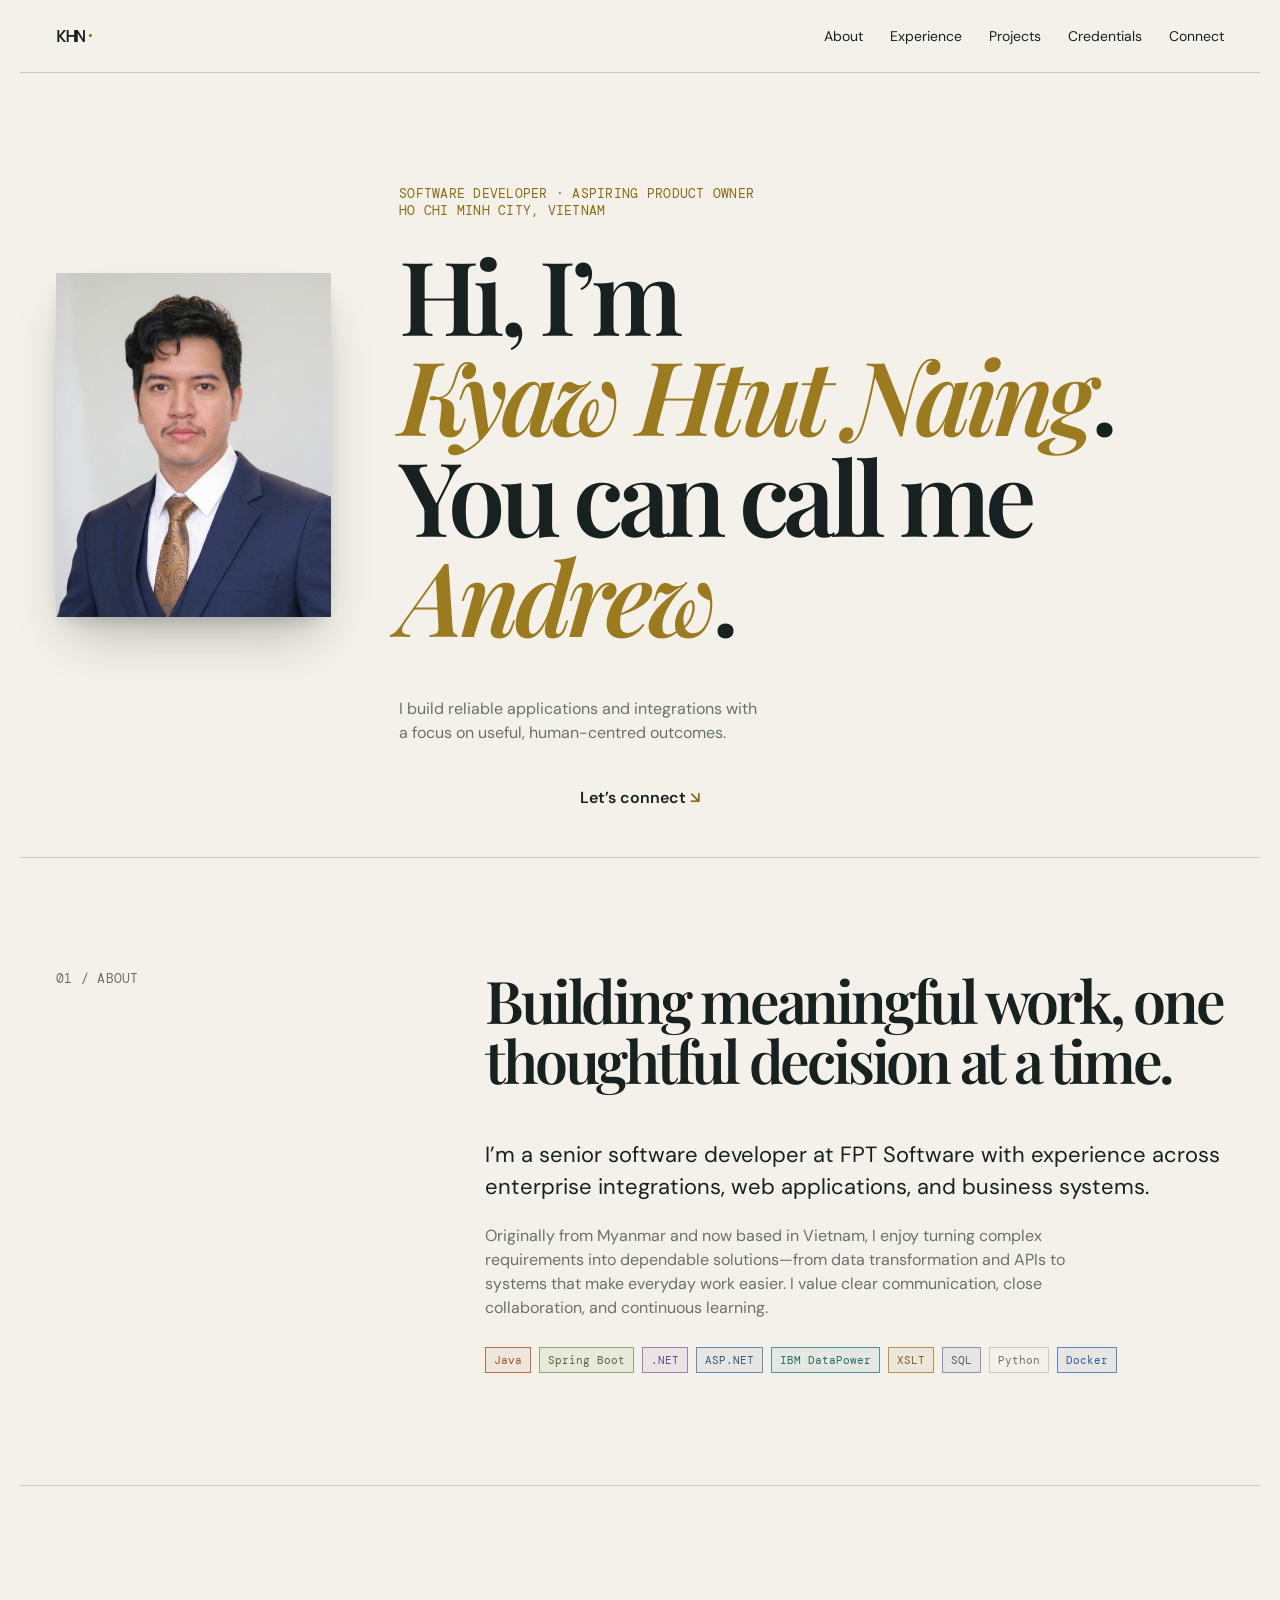
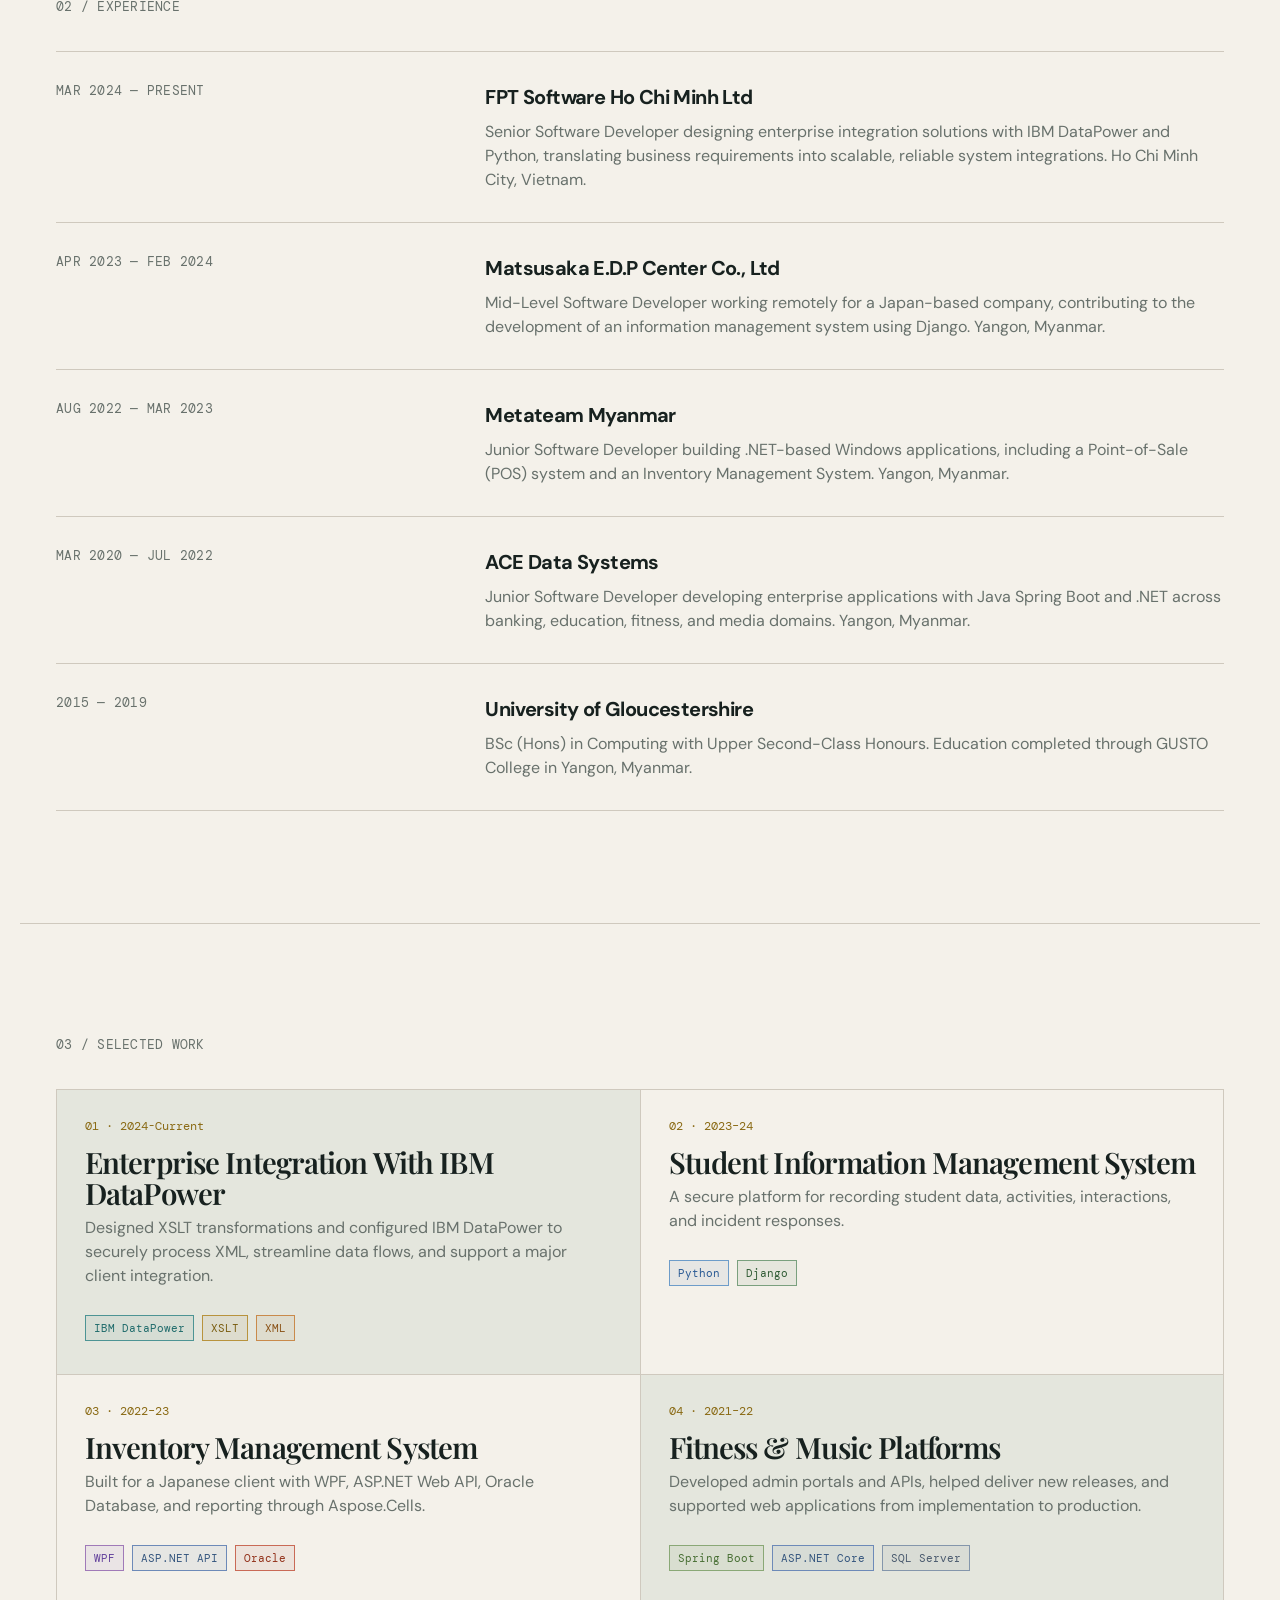
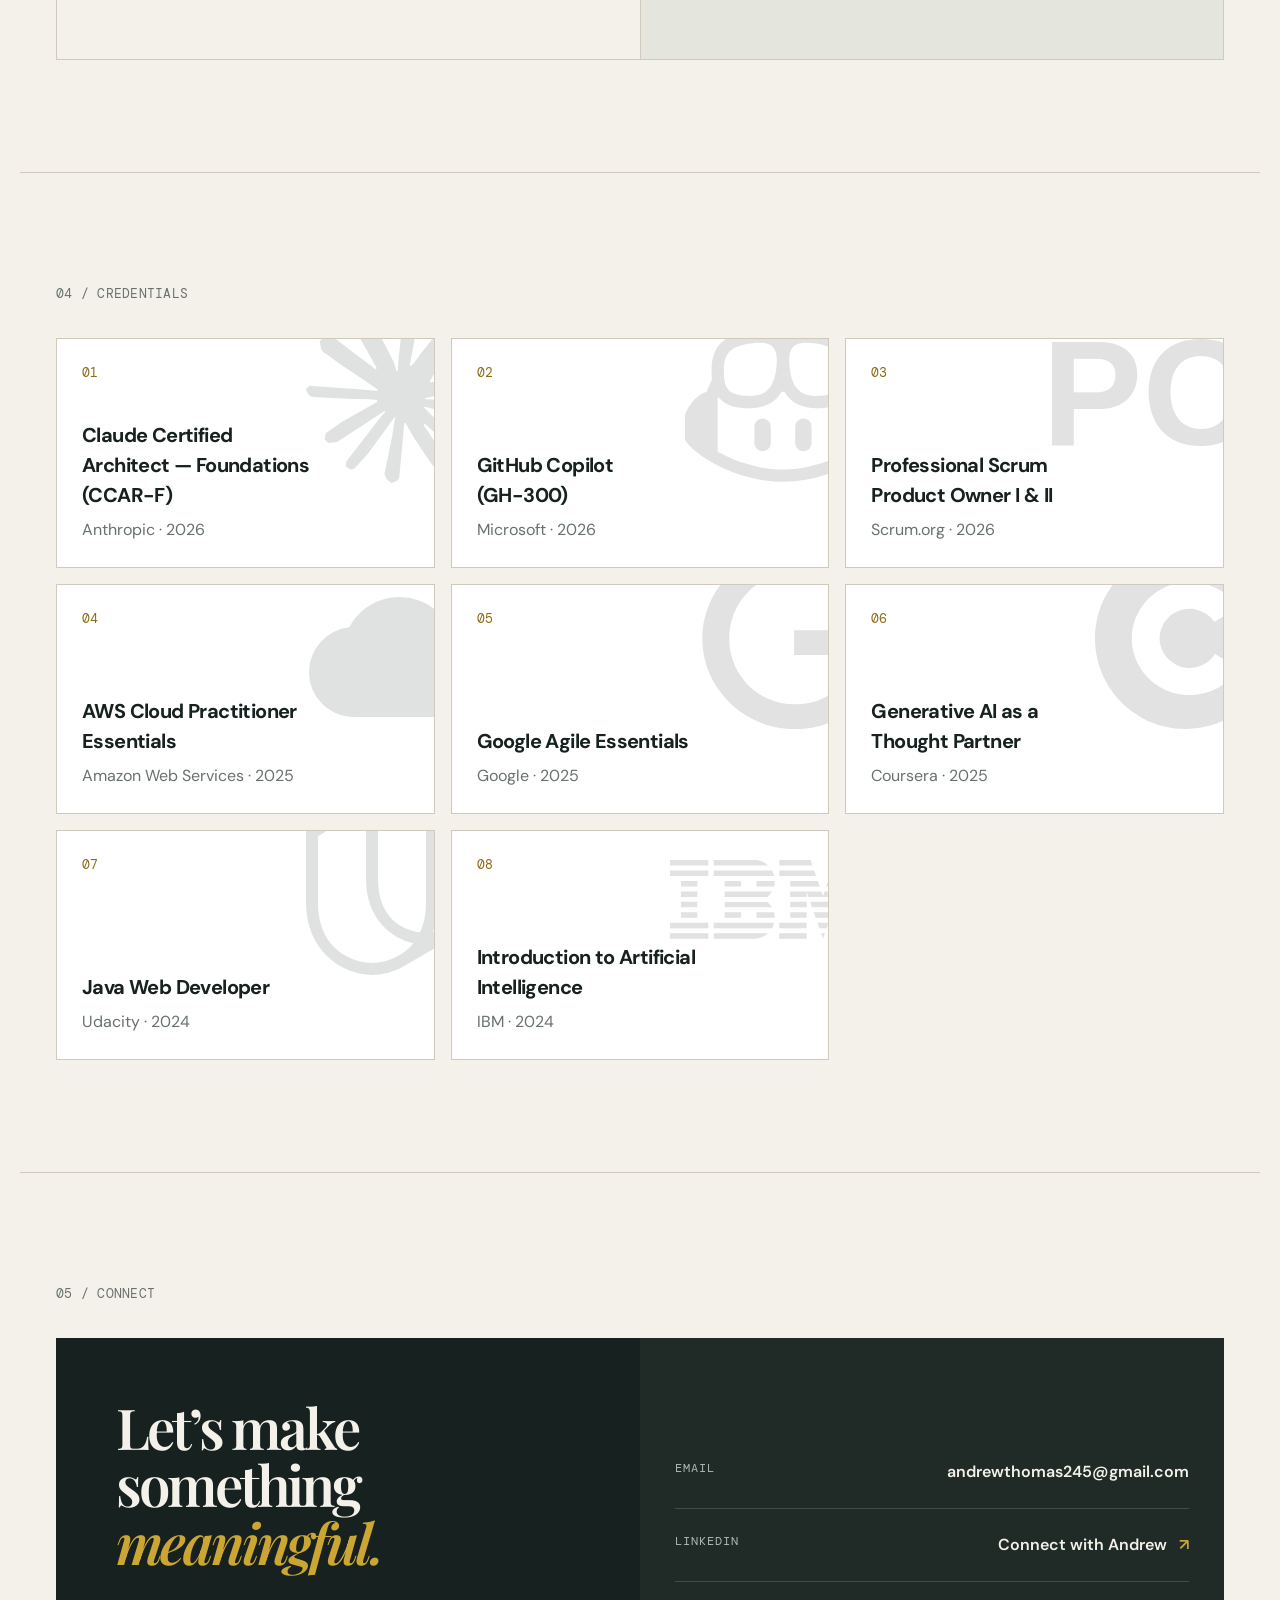
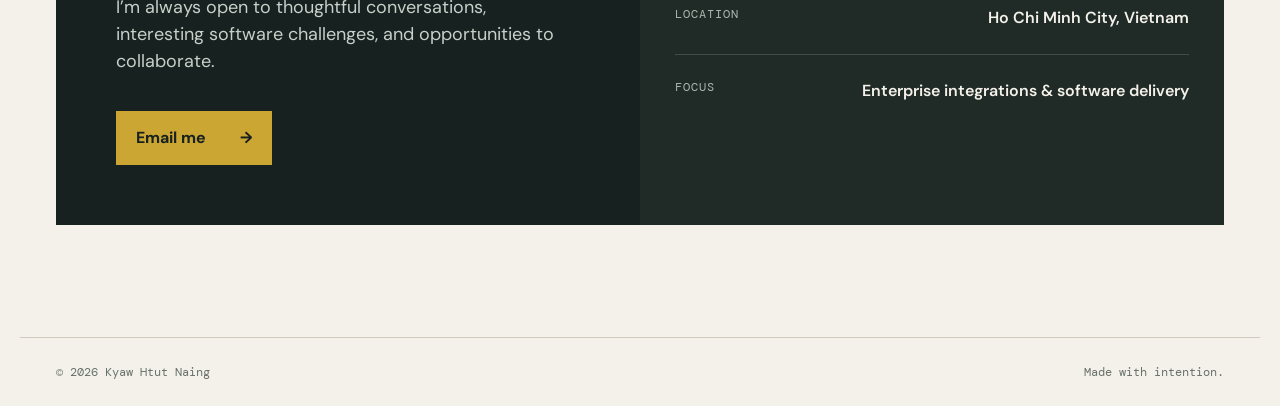
<file: index.html>
<!doctype html>
<html lang="en">
  <head>
    <meta charset="UTF-8" />
    <meta name="viewport" content="width=device-width, initial-scale=1.0" />
    <meta name="description" content="Portfolio of Kyaw Htut Naing (Andrew), a software professional based in Ho Chi Minh City." />
    <title>Kyaw Htut Naing — Portfolio</title>
    <link rel="preconnect" href="https://fonts.googleapis.com" />
    <link rel="preconnect" href="https://fonts.gstatic.com" crossorigin />
    <link href="https://fonts.googleapis.com/css2?family=DM+Mono:wght@400;500&family=DM+Sans:wght@400;500;600;700&family=Playfair+Display:ital,wght@0,600;0,700;1,600&display=swap" rel="stylesheet" />
    <link rel="icon" type="image/svg+xml" href="favicon.svg" />
    <link rel="icon" type="image/png" sizes="32x32" href="favicon-32.png" />
    <link rel="apple-touch-icon" href="apple-touch-icon.png" />
    <link rel="stylesheet" href="styles.css" />
  </head>
  <body>
    <header class="site-header">
      <a class="wordmark" href="#top" aria-label="Home">KHN<span>·</span></a>
      <button class="menu-button" type="button" aria-expanded="false" aria-controls="site-nav">Menu</button>
      <nav id="site-nav" aria-label="Main navigation">
        <a href="#about">About</a>
        <a href="#experience">Experience</a>
        <a href="#projects">Projects</a>
        <a href="#credentials">Credentials</a>
        <a href="#connect">Connect</a>
      </nav>
    </header>

    <main id="top">
      <section class="hero section">
        <div class="hero-grid">
          <figure class="portrait">
            <img src="profile.jpg" alt="Kyaw Htut Naing in a navy suit and tie" />
          </figure>
          <div>
            <p class="eyebrow">Software developer · Aspiring Product Owner <br />Ho Chi Minh City, Vietnam</p>
            <h1>Hi, I’m <br /><span class="name"><em>Kyaw Htut Naing</em>.</span><br />You can call me <em>Andrew</em>.</h1>
            <div class="hero-foot">
              <p>I build reliable applications and integrations with a focus on useful, human-centred outcomes.</p>
              <a class="text-link" href="#connect">Let’s connect <span>&#x2198;&#xFE0E;</span></a>
            </div>
          </div>
        </div>
      </section>

      <section class="section split" id="about">
        <p class="section-label">01 / About</p>
        <div>
          <h2>Building meaningful work, one thoughtful decision at a time.</h2>
          <p class="lead">I’m a senior software developer at FPT Software with experience across enterprise integrations, web applications, and business systems.</p>
          <p>Originally from Myanmar and now based in Vietnam, I enjoy turning complex requirements into dependable solutions—from data transformation and APIs to systems that make everyday work easier. I value clear communication, close collaboration, and continuous learning.</p>
          <div class="tag-list" aria-label="Core skills"><span class="c-java">Java</span><span class="c-spring">Spring Boot</span><span class="c-net">.NET</span><span class="c-asp">ASP.NET</span><span class="c-datapower">IBM DataPower</span><span class="c-xslt">XSLT</span><span class="c-sql">SQL</span><span>Python</span><span class="c-docker">Docker</span></div>
        </div>
      </section>

      <section class="section" id="experience">
        <p class="section-label">02 / Experience</p>
        <div class="timeline">
          <article class="timeline-item">
            <p class="date">Mar 2024 — Present</p>
            <div><h3>FPT Software Ho Chi Minh Ltd</h3><p>Senior Software Developer designing enterprise integration solutions with IBM DataPower and Python, translating business requirements into scalable, reliable system integrations. Ho Chi Minh City, Vietnam.</p></div>
          </article>
          <article class="timeline-item">
            <p class="date">Apr 2023 — Feb 2024</p>
            <div><h3>Matsusaka E.D.P Center Co., Ltd</h3><p>Mid-Level Software Developer working remotely for a Japan-based company, contributing to the development of an information management system using Django. Yangon, Myanmar.</p></div>
          </article>
          <article class="timeline-item">
            <p class="date">Aug 2022 — Mar 2023</p>
            <div><h3>Metateam Myanmar</h3><p>Junior Software Developer building .NET-based Windows applications, including a Point-of-Sale (POS) system and an Inventory Management System. Yangon, Myanmar.</p></div>
          </article>
          <article class="timeline-item">
            <p class="date">Mar 2020 — Jul 2022</p>
            <div><h3>ACE Data Systems</h3><p>Junior Software Developer developing enterprise applications with Java Spring Boot and .NET across banking, education, fitness, and media domains. Yangon, Myanmar.</p></div>
          </article>
          <article class="timeline-item">
            <p class="date">2015 — 2019</p>
            <div><h3>University of Gloucestershire</h3><p>BSc (Hons) in Computing with Upper Second-Class Honours. Education completed through GUSTO College in Yangon, Myanmar.</p></div>
          </article>
        </div>
      </section>

      <section class="section" id="projects">
        <p class="section-label">03 / Selected work</p>
        <div class="projects-grid">
          <article class="project featured"><p class="project-number">01 · 2024-Current</p><h3>Enterprise Integration With IBM DataPower</h3><p>Designed XSLT transformations and configured IBM DataPower to securely process XML, streamline data flows, and support a major client integration.</p><div class="project-tags"><span class="c-datapower">IBM DataPower</span><span class="c-xslt">XSLT</span><span class="c-xml">XML</span></div></article>
          <article class="project"><p class="project-number">02 · 2023–24</p><h3>Student Information Management System</h3><p>A secure platform for recording student data, activities, interactions, and incident responses.</p><div class="project-tags"><span class="c-python">Python</span><span class="c-django">Django</span></div></article>
          <article class="project"><p class="project-number">03 · 2022–23</p><h3>Inventory Management System</h3><p>Built for a Japanese client with WPF, ASP.NET Web API, Oracle Database, and reporting through Aspose.Cells.</p><div class="project-tags"><span class="c-wpf">WPF</span><span class="c-asp">ASP.NET API</span><span class="c-oracle">Oracle</span></div></article>
          <article class="project"><p class="project-number">04 · 2021–22</p><h3>Fitness &amp; Music Platforms</h3><p>Developed admin portals and APIs, helped deliver new releases, and supported web applications from implementation to production.</p><div class="project-tags"><span class="c-spring">Spring Boot</span><span class="c-asp">ASP.NET Core</span><span class="c-sql">SQL Server</span></div></article>
        </div>
      </section>

      <section class="section" id="credentials">
        <p class="section-label">04 / Credentials</p>
        <div class="credentials-grid">
          <article><span>01</span><img class="card-logo sm" src="logos/claude.svg" alt="" aria-hidden="true" /><h3>Claude Certified Architect — Foundations (CCAR-F)</h3><p>Anthropic · 2026</p></article>
          <article><span>02</span><img class="card-logo xs" src="logos/copilot.svg" alt="" aria-hidden="true" /><h3>GitHub Copilot <br />(GH-300)</h3><p>Microsoft · 2026</p></article>
          <article><span>03</span><img class="card-logo po" src="logos/po.svg" alt="" aria-hidden="true" /><h3>Professional Scrum Product Owner I &amp; II</h3><p>Scrum.org · 2026</p></article>
          <article><span>04</span><img class="card-logo cloud" src="logos/cloud.svg" alt="" aria-hidden="true" /><h3>AWS Cloud Practitioner Essentials</h3><p>Amazon Web Services · 2025</p></article>
          <article><span>05</span><img class="card-logo sm" src="logos/google.svg" alt="" aria-hidden="true" /><h3>Google Agile Essentials</h3><p>Google · 2025</p></article>
          <article><span>06</span><img class="card-logo sm" src="logos/coursera.svg" alt="" aria-hidden="true" /><h3>Generative AI as a Thought Partner</h3><p>Coursera · 2025</p></article>
          <article><span>07</span><img class="card-logo sm" src="logos/udacity.svg" alt="" aria-hidden="true" /><h3>Java Web Developer</h3><p>Udacity · 2024</p></article>
          <article><span>08</span><img class="card-logo" src="logos/ibm.svg" alt="" aria-hidden="true" /><h3>Introduction to Artificial Intelligence</h3><p>IBM · 2024</p></article>
        </div>
      </section>

      <section class="section connect" id="connect">
        <p class="section-label">05 / Connect</p>
        <div class="contact-card">
          <div class="contact-intro">
            <h2>Let’s make something <em>meaningful.</em></h2>
            <p>I’m always open to thoughtful conversations, interesting software challenges, and opportunities to collaborate.</p>
            <a class="contact-cta" href="mailto:andrewthomas245@gmail.com?subject=Hello%20Andrew">Email me <span>&#x2192;&#xFE0E;</span></a>
          </div>
          <dl class="contact-details">
            <div><dt>Email</dt><dd><a href="mailto:andrewthomas245@gmail.com?subject=Hello%20Andrew">andrewthomas245@gmail.com</a></dd></div>
            <div><dt>LinkedIn</dt><dd><a href="https://www.linkedin.com/in/kyaw-htut-naing-6783b8115/" target="_blank" rel="noreferrer">Connect with Andrew <span>&#x2197;&#xFE0E;</span></a></dd></div>
            <div><dt>Location</dt><dd>Ho Chi Minh City, Vietnam</dd></div>
            <div><dt>Focus</dt><dd>Enterprise integrations &amp; software delivery</dd></div>
          </dl>
        </div>
      </section>
    </main>

    <footer><span>© <span id="year"></span> Kyaw Htut Naing</span><span>Made with intention.</span></footer>
    <script src="script.js"></script>
  </body>
</html>
</file>
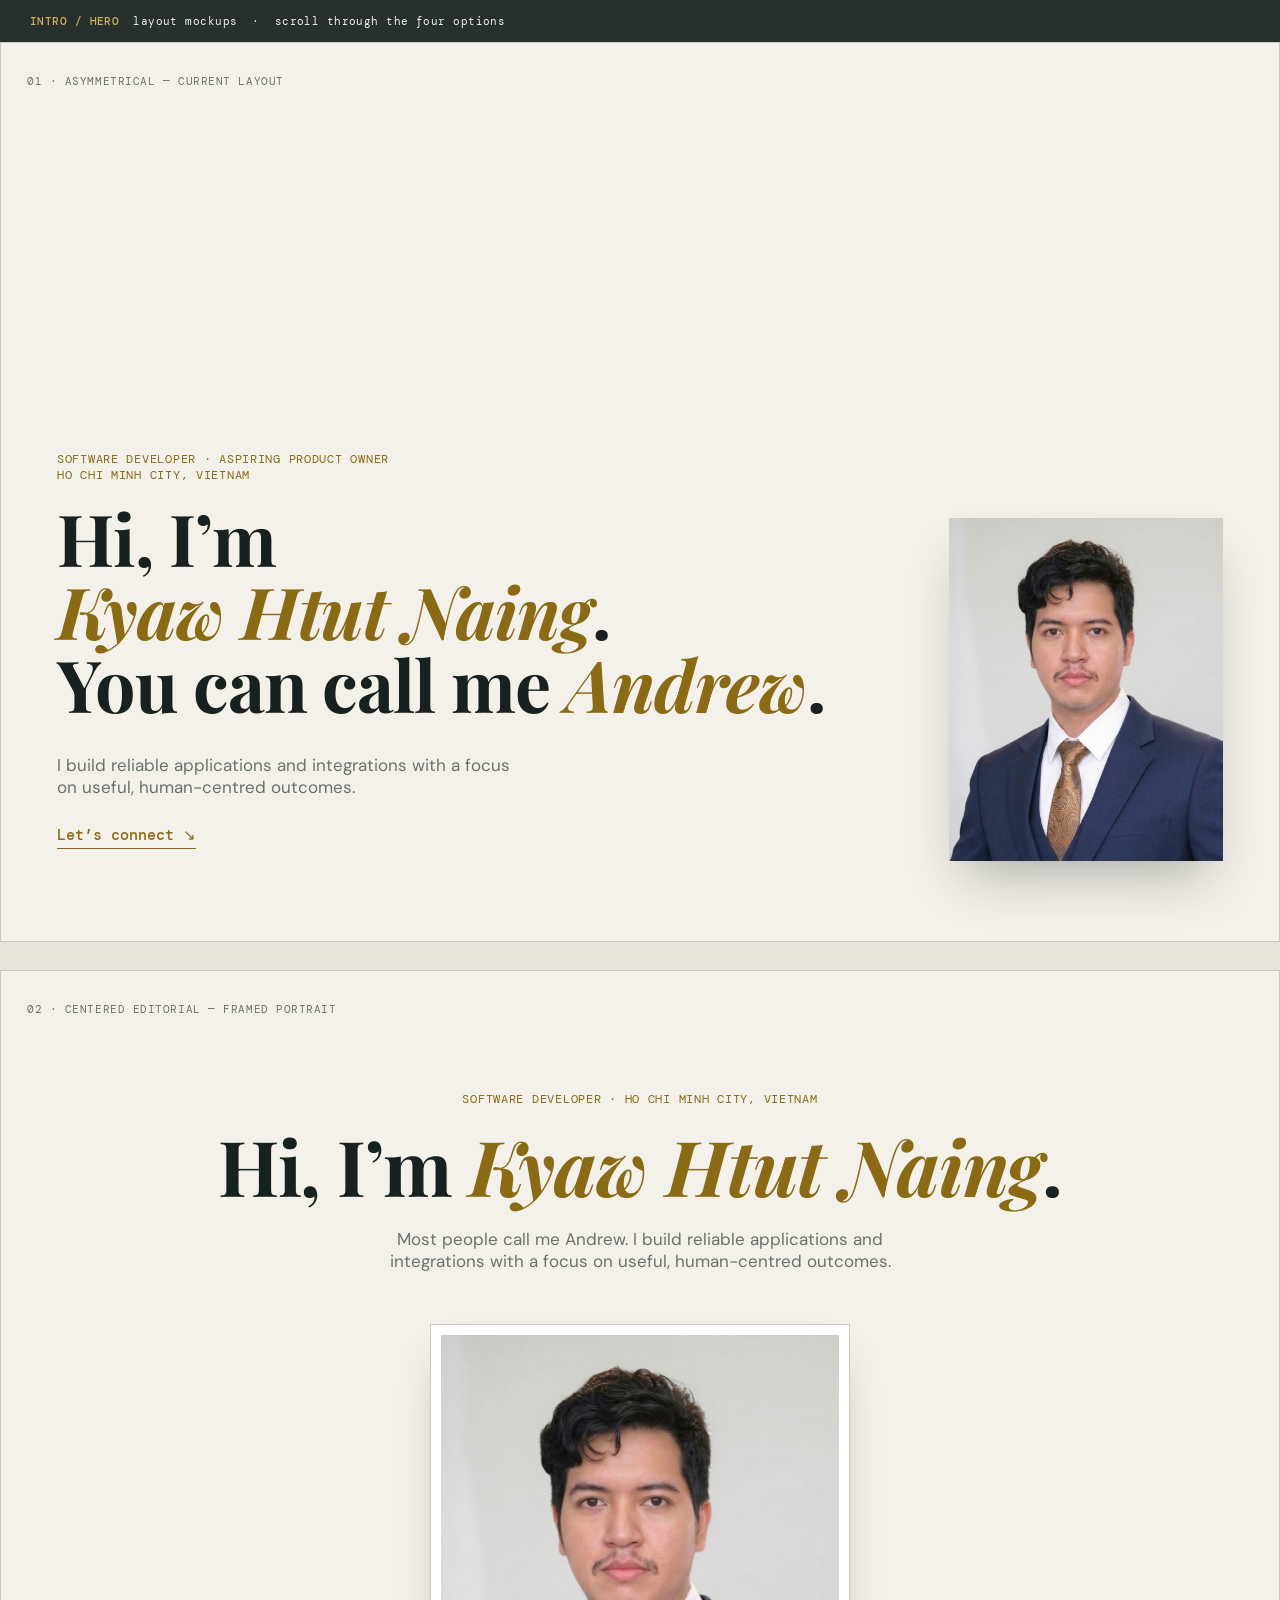
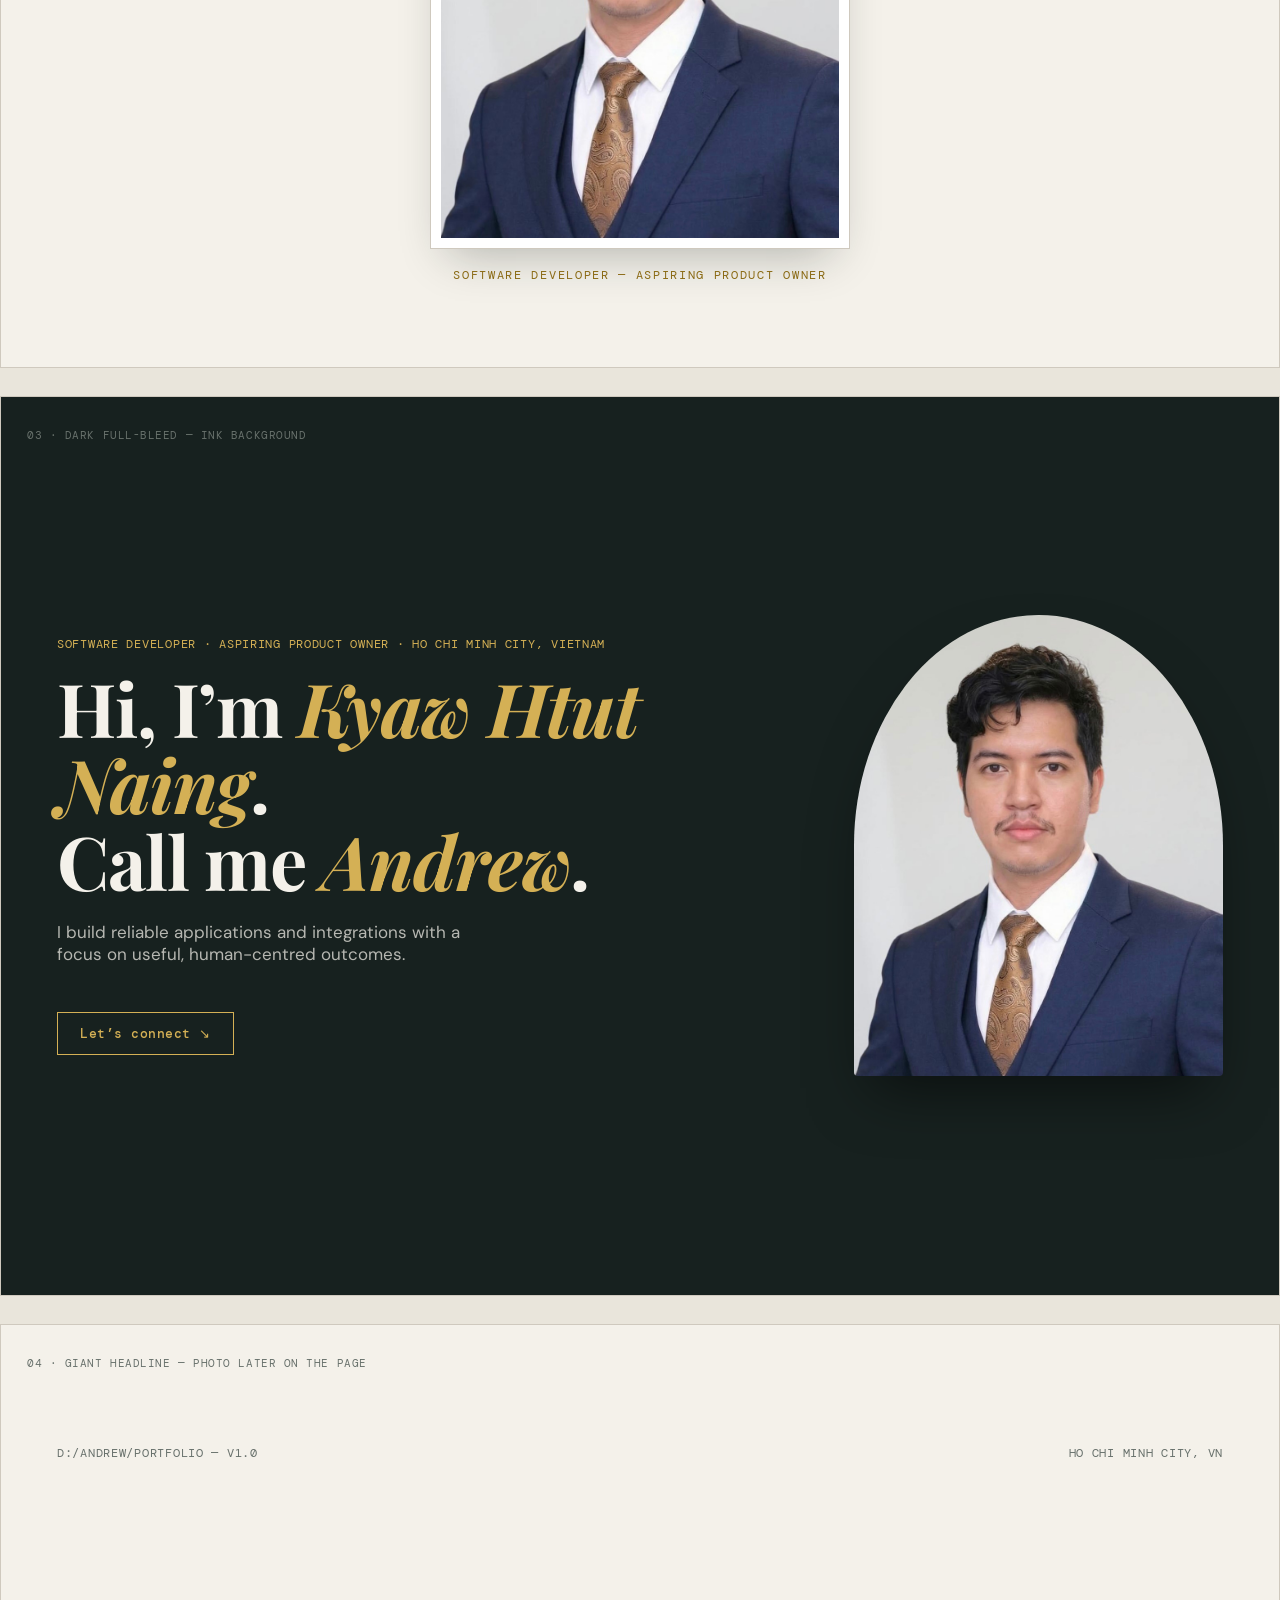
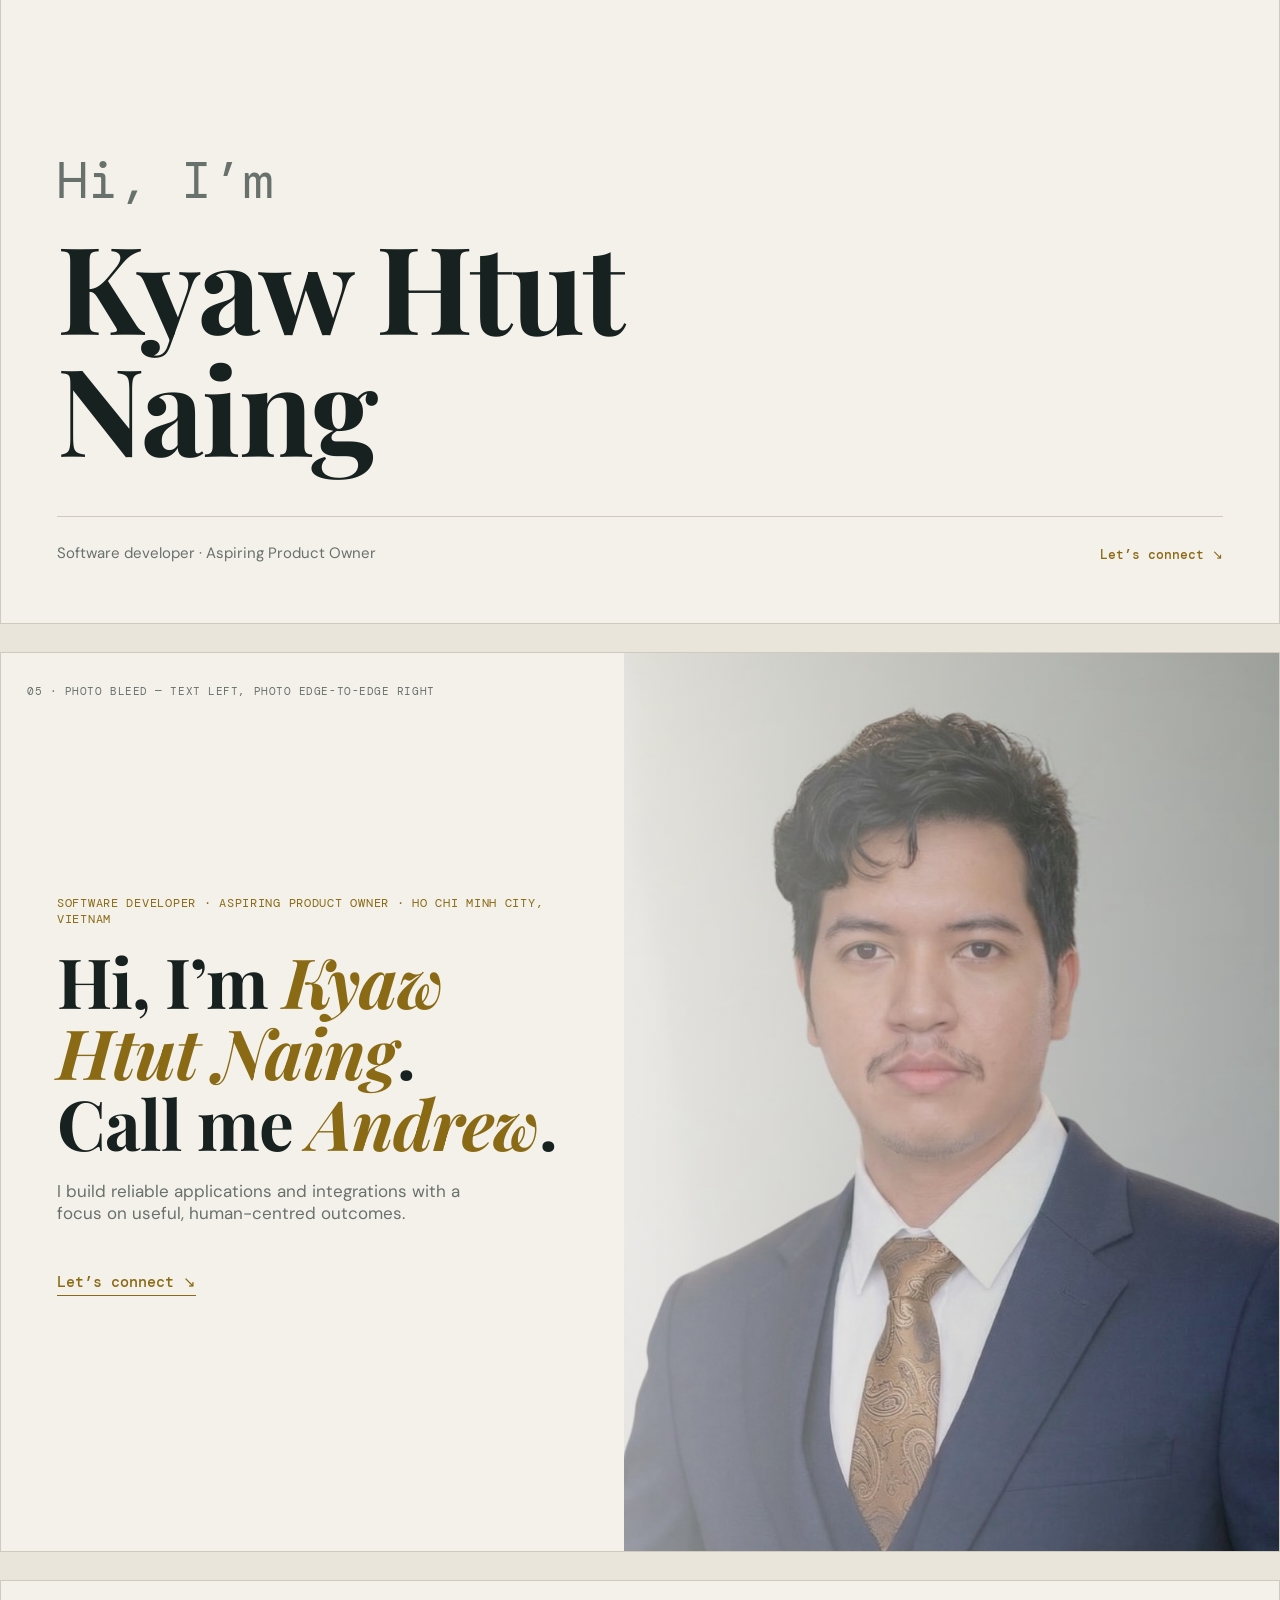
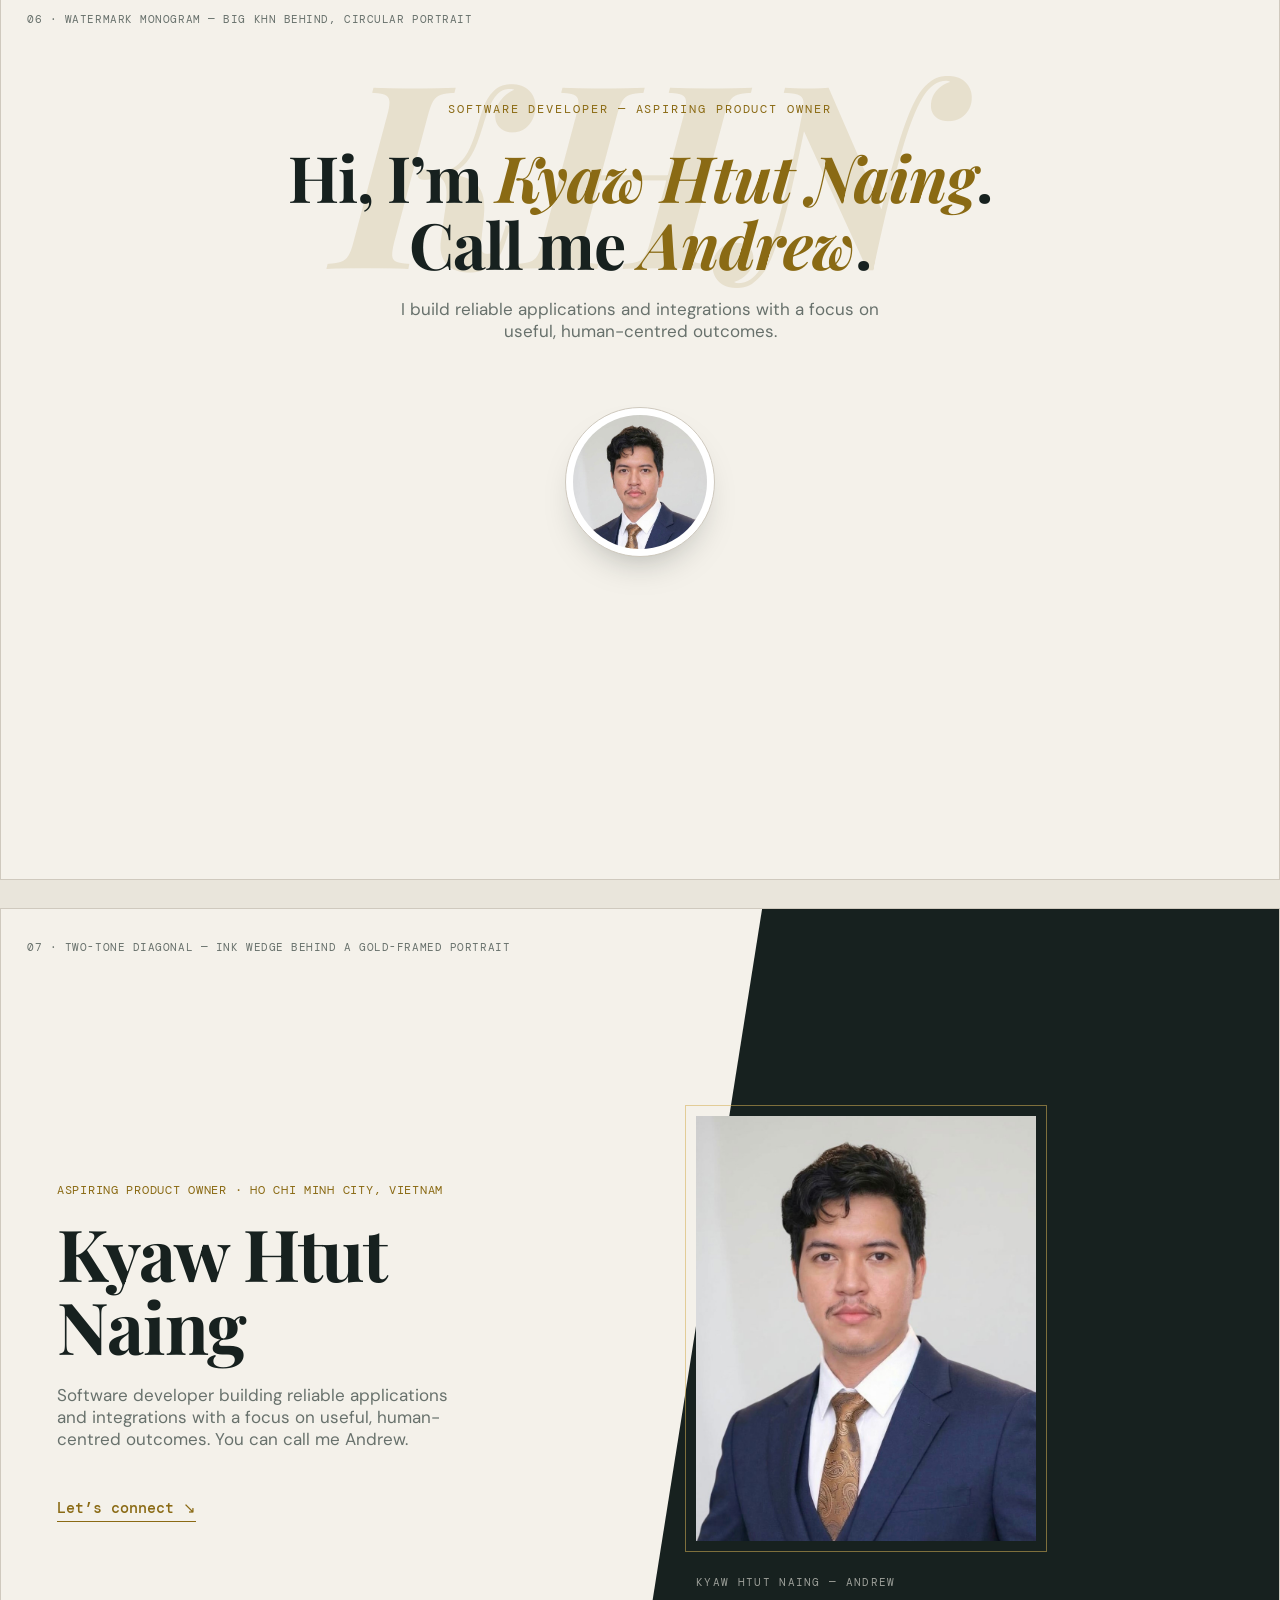
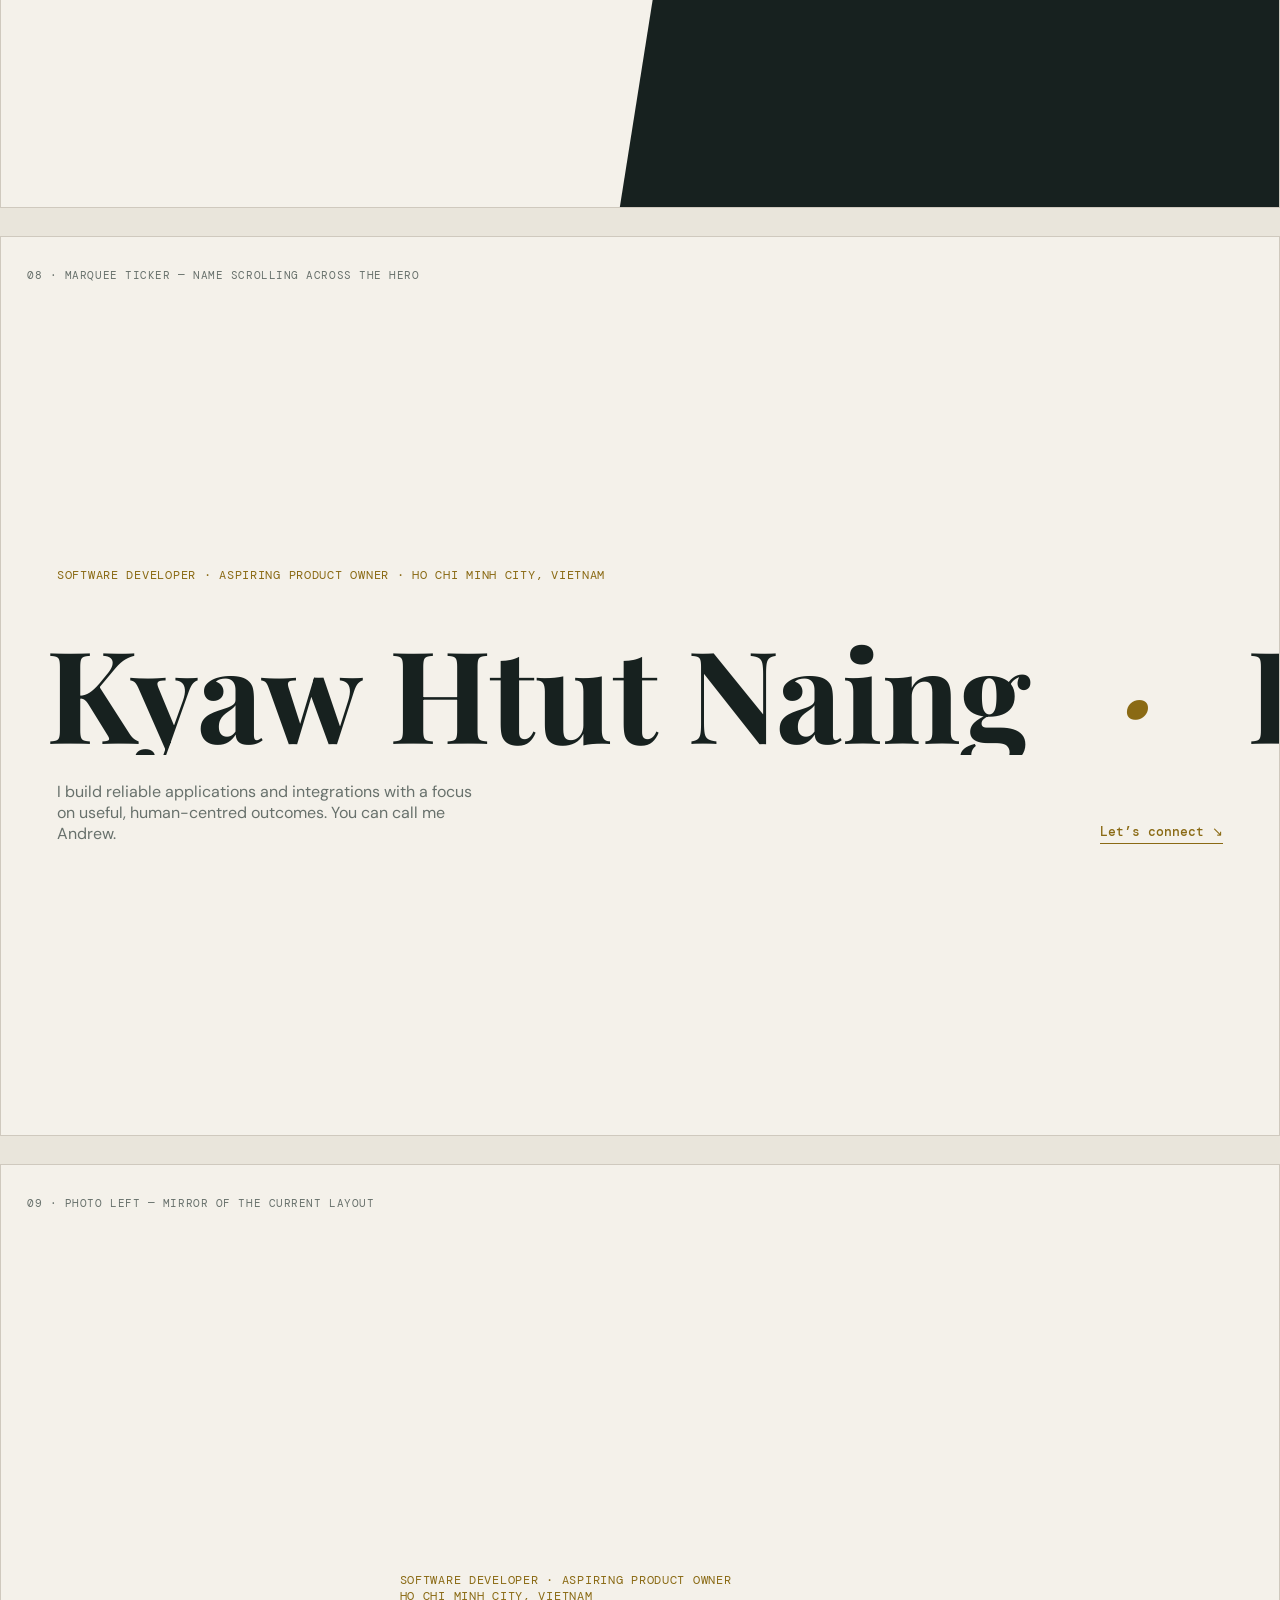
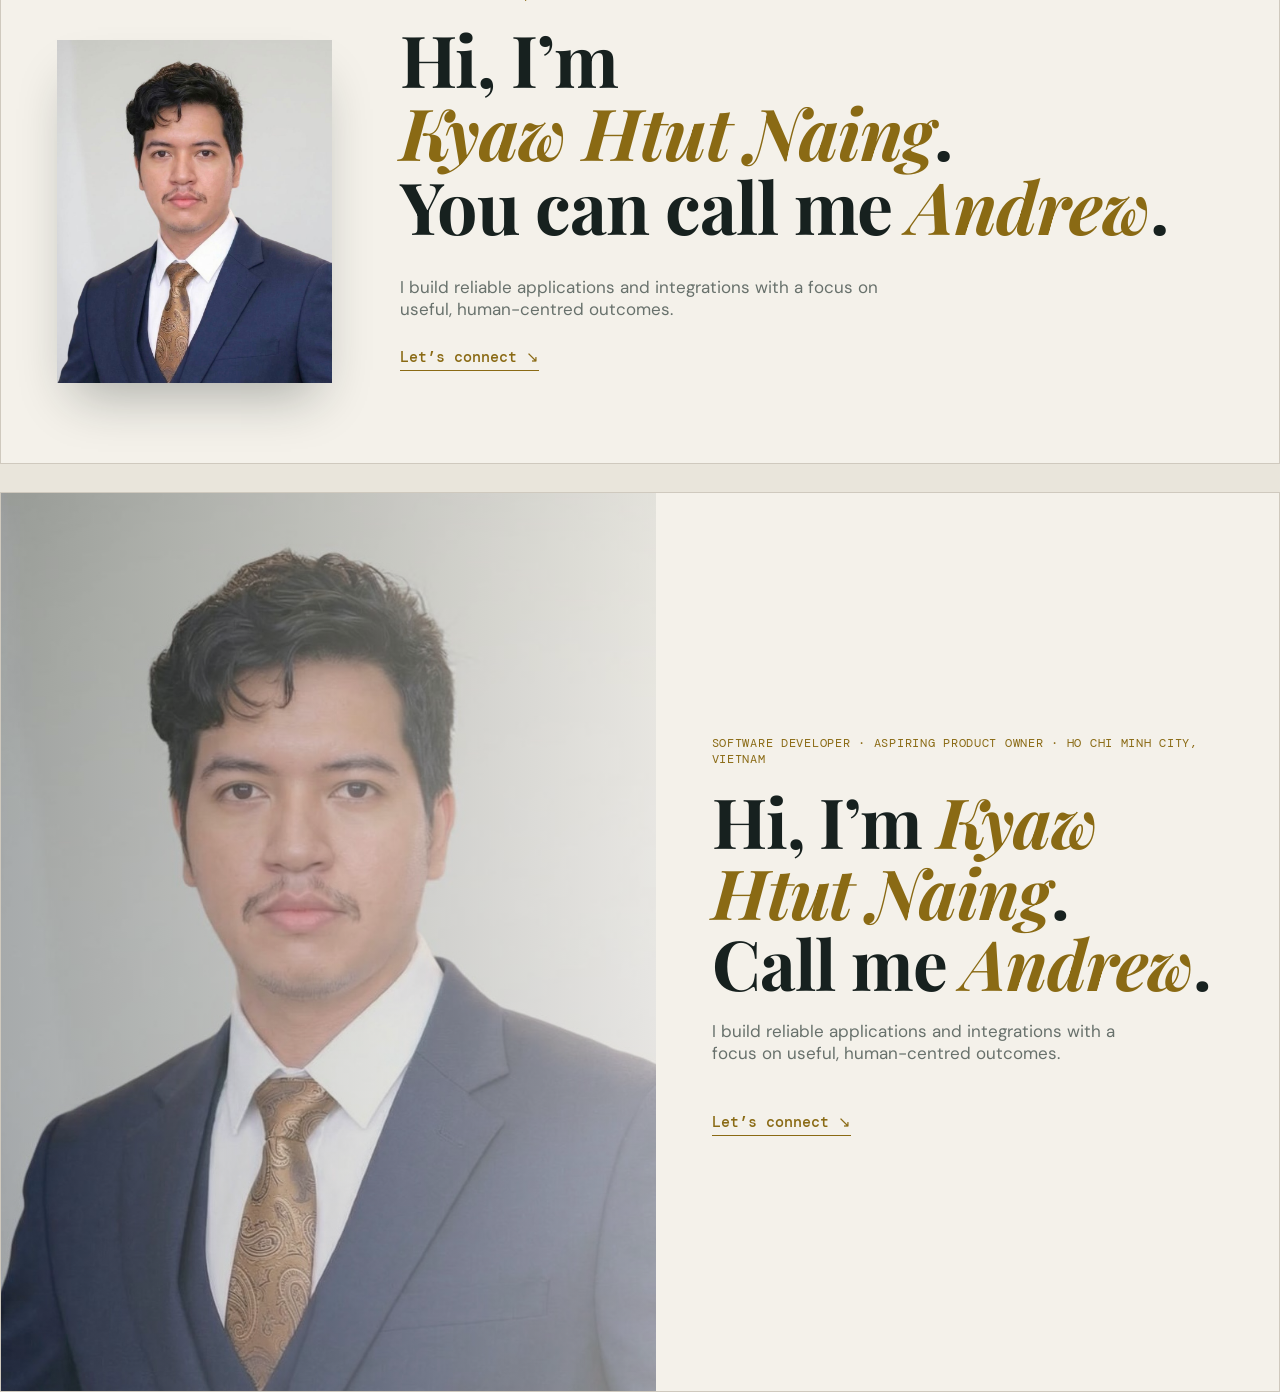
<file: intro-layouts.html>
<!doctype html>
<html lang="en">
<head>
<meta charset="UTF-8" />
<meta name="viewport" content="width=device-width, initial-scale=1.0" />
<title>Intro Layout Mockups</title>
<link rel="preconnect" href="https://fonts.googleapis.com" />
<link rel="preconnect" href="https://fonts.gstatic.com" crossorigin />
<link href="https://fonts.googleapis.com/css2?family=DM+Mono:wght@400;500&family=DM+Sans:wght@400;500;600;700&family=Playfair+Display:ital,wght@0,600;0,700;1,600&display=swap" rel="stylesheet" />
<style>
  :root { --ink:#17211f; --paper:#f4f1ea; --accent:#9c7a1f; --gold:#8a6a14; --line:#cfc9be; --muted:#68716c; }
  * { box-sizing:border-box; }
  body { margin:0; background:#e9e5db; color:var(--ink); font-family:"DM Sans",sans-serif; }
  .bar { position:sticky; top:0; z-index:50; display:flex; gap:14px; align-items:center; padding:14px 30px; background:rgba(23,33,31,.92); color:var(--paper); font:11px "DM Mono",monospace; letter-spacing:.04em; }
  .bar b { color:#d4b055; font-weight:500; }
  .mock { min-height:100vh; max-width:1280px; margin:0 auto; position:relative; border:1px solid var(--line); background:var(--paper); }
  .tag { position:absolute; top:20px; left:26px; color:var(--muted); font:11px "DM Mono",monospace; letter-spacing:.05em; text-transform:uppercase; }
  h1 { font-family:"Playfair Display",serif; font-weight:700; letter-spacing:-.015em; margin:0; }
  .eyebrow { color:var(--gold); font:12px "DM Mono",monospace; text-transform:uppercase; letter-spacing:.06em; margin:0 0 18px; }

  /* V1 · Asymmetrical (current) */
  .v1 { display:grid; grid-template-columns:minmax(0,3fr) minmax(230px,1fr); gap:68px; align-items:end; padding:110px 56px 80px; }
  .v1 h1 { font-size:clamp(44px,5.6vw,76px); line-height:1.02; }
  .v1 h1 em { color:var(--gold); font-style:italic; }
  .v1 .foot { margin-top:34px; max-width:460px; color:var(--muted); font-size:17px; }
  .v1 .cta { margin-top:26px; }
  .v1 .cta a { color:var(--gold); font:500 15px "DM Mono",monospace; text-decoration:none; border-bottom:1px solid var(--gold); padding-bottom:3px; }
  .v1 .portrait { margin:0; }
  .v1 .portrait img { display:block; width:100%; aspect-ratio:4/5; object-fit:cover; object-position:center top; box-shadow:0 28px 50px -16px rgba(23,33,31,.32); }

  /* V2 · Centered editorial */
  .v2 { display:flex; flex-direction:column; align-items:center; text-align:center; padding:120px 40px 84px; }
  .v2 h1 { font-size:clamp(46px,6vw,84px); line-height:1.05; }
  .v2 h1 em { color:var(--gold); font-style:italic; }
  .v2 .sub { max-width:520px; margin:22px auto 0; color:var(--muted); font-size:17px; }
  .v2 .portrait { margin:52px auto 0; width:min(420px,64vw); }
  .v2 .portrait img { display:block; width:100%; aspect-ratio:4/5; object-fit:cover; object-position:center top; border:1px solid var(--line); padding:10px; background:#fff; box-shadow:0 22px 44px -18px rgba(23,33,31,.3); }
  .v2 .mono { margin:18px 0 0; color:var(--gold); font:12px "DM Mono",monospace; letter-spacing:.14em; text-transform:uppercase; }

  /* V3 · Dark full-bleed */
  .v3 { background:var(--ink); color:var(--paper); display:grid; grid-template-columns:minmax(0,2fr) minmax(280px,1fr); gap:60px; align-items:center; padding:110px 56px; }
  .v3 .eyebrow { color:#d4b055; }
  .v3 h1 { font-size:clamp(44px,5.8vw,80px); line-height:1.03; }
  .v3 h1 em { color:#d4b055; font-style:italic; }
  .v3 .sub { max-width:430px; color:rgba(244,241,234,.72); font-size:17px; margin-top:22px; }
  .v3 .cta { margin-top:30px; display:inline-block; border:1px solid #d4b055; color:#d4b055; font:500 13px "DM Mono",monospace; padding:12px 22px; text-decoration:none; letter-spacing:.04em; }
  .v3 .portrait { margin:0; }
  .v3 .portrait img { display:block; width:100%; aspect-ratio:4/5; object-fit:cover; object-position:center top; border-radius:50% 50% 4px 4px; box-shadow:0 30px 60px -18px rgba(0,0,0,.55); }

  /* V4 · Giant headline, no photo */
  .v4 { display:flex; flex-direction:column; min-height:100vh; padding:120px 56px 60px; }
  .v4 .topline { display:flex; justify-content:space-between; color:var(--muted); font:12px "DM Mono",monospace; letter-spacing:.06em; text-transform:uppercase; }
  .v4 h1 { font-size:clamp(56px,9.5vw,140px); line-height:1.0; margin-top:auto; }
  .v4 h1 .hi { font-size:.42em; font-weight:400; color:var(--muted); letter-spacing:0; display:block; margin-bottom:18px; font-family:"DM Mono",monospace; }
  .v4 h1 em { color:var(--gold); font-style:italic; }
  .v4 .bottom { margin-top:48px; display:flex; justify-content:space-between; align-items:flex-end; border-top:1px solid var(--line); padding-top:26px; color:var(--muted); font-size:15px; }
  .v4 .bottom a { color:var(--gold); font:500 13px "DM Mono",monospace; text-decoration:none; display:inline-block; }

  /* V5 · Photo bleed */
  .v5 { display:grid; grid-template-columns:minmax(0,1fr) minmax(320px,1.05fr); position:relative; padding:0; }
  .v5 .left { padding:120px 56px; display:flex; flex-direction:column; justify-content:center; }
  .v5 h1 { font-size:clamp(44px,5.4vw,74px); line-height:1.03; }
  .v5 h1 em { color:var(--gold); font-style:italic; }
  .v5 .sub { max-width:420px; color:var(--muted); font-size:17px; margin-top:22px; }
  .v5 .cta { margin-top:30px; }
  .v5 .cta a { color:var(--gold); font:500 15px "DM Mono",monospace; text-decoration:none; border-bottom:1px solid var(--gold); padding-bottom:3px; }
  .v5 .photo { margin:0; position:relative; overflow:hidden; }
  .v5 .photo img { display:block; width:100%; height:100%; object-fit:cover; object-position:center top; }
  .v5 .photo::after { content:""; position:absolute; inset:0; background:linear-gradient(90deg, rgba(244,241,234,.55), rgba(23,33,31,.28)); }

  /* V6 · Watermark monogram + circular portrait */
  .v6 { position:relative; overflow:hidden; display:flex; flex-direction:column; align-items:center; text-align:center; padding:120px 40px 84px; }
  .v6 .wm { position:absolute; top:6%; left:50%; transform:translateX(-50%); font-family:"Playfair Display",serif; font-weight:700; font-style:italic; font-size:clamp(120px,20vw,300px); color:rgba(156,122,31,.14); line-height:1; pointer-events:none; user-select:none; }
  .v6 .mono { margin:0 0 26px; color:var(--gold); font:12px "DM Mono",monospace; letter-spacing:.16em; text-transform:uppercase; }
  .v6 h1 { font-size:clamp(40px,5vw,68px); line-height:1.06; position:relative; }
  .v6 h1 em { color:var(--gold); font-style:italic; }
  .v6 .sub { max-width:500px; color:var(--muted); font-size:17px; margin-top:20px; position:relative; }
  .v6 .avatar { margin:48px auto 0; width:150px; height:150px; border-radius:50%; overflow:hidden; border:1px solid var(--line); padding:7px; background:#fff; position:relative; box-shadow:0 18px 36px -18px rgba(23,33,31,.35); }
  .v6 .avatar img { width:100%; height:100%; object-fit:cover; object-position:center top; border-radius:50%; display:block; }

  /* V7 · Two-tone diagonal split */
  .v7 { position:relative; display:grid; grid-template-columns:minmax(0,1fr) minmax(300px,1fr); min-height:100vh; overflow:hidden; }
  .v7 .ink { position:absolute; top:-12%; right:-14%; width:60%; height:124%; background:var(--ink); transform:skewX(-9deg); }
  .v7 .left { position:relative; padding:120px 56px; z-index:1; display:flex; flex-direction:column; justify-content:center; }
  .v7 h1 { font-size:clamp(44px,5.6vw,78px); line-height:1.02; }
  .v7 h1 em { color:var(--gold); font-style:italic; }
  .v7 .sub { max-width:420px; color:var(--muted); font-size:17px; margin-top:22px; }
  .v7 .cta { margin-top:30px; }
  .v7 .cta a { color:var(--gold); font:500 15px "DM Mono",monospace; text-decoration:none; border-bottom:1px solid var(--gold); padding-bottom:3px; }
  .v7 .right { position:relative; z-index:1; display:flex; align-items:center; justify-content:flex-start; padding:0 56px; }
  .v7 .face { width:min(340px,90%); aspect-ratio:4/5; overflow:hidden; outline:1px solid rgba(212,176,85,.55); outline-offset:10px; }
  .v7 .face img { width:100%; height:100%; object-fit:cover; object-position:center top; display:block; }
  .v7 .cap { margin-top:34px; color:rgba(244,241,234,.6); font:11px "DM Mono",monospace; letter-spacing:.12em; text-transform:uppercase; }

  /* V8 · Marquee ticker */
  .v8 { display:flex; flex-direction:column; justify-content:center; overflow:hidden; padding:110px 0 70px; }
  .v8 .eyebrow { padding:0 56px; }
  .v8 .ticker { margin:26px 0; overflow:hidden; }
  .v8 .ticker .band { display:flex; white-space:nowrap; width:max-content; animation:slide 22s linear infinite; }
  .v8 .ticker span { font-family:"Playfair Display",serif; font-weight:700; font-size:clamp(64px,10vw,150px); line-height:1; color:var(--ink); padding:0 0.35em; }
  .v8 .ticker .star { color:var(--gold); font-style:italic; }
  @keyframes slide { to { transform:translateX(-50%); } }
  .v8 .foot { padding:0 56px; display:flex; justify-content:space-between; align-items:flex-end; }
  .v8 .foot p { max-width:420px; color:var(--muted); font-size:16px; margin:0; }
  .v8 .foot a { color:var(--gold); font:500 13px "DM Mono",monospace; text-decoration:none; border-bottom:1px solid var(--gold); padding-bottom:3px; }

  /* V9 · Photo left (mirror of 01) */
  .v9 { display:grid; grid-template-columns:minmax(230px,1fr) minmax(0,3fr); gap:68px; align-items:end; padding:110px 56px 80px; }
  .v9 .portrait { margin:0; order:0; }
  .v9 .portrait img { display:block; width:100%; aspect-ratio:4/5; object-fit:cover; object-position:center top; box-shadow:0 28px 50px -16px rgba(23,33,31,.32); }
  .v9 .text { order:1; }
  .v9 h1 { font-size:clamp(44px,5.6vw,76px); line-height:1.02; }
  .v9 h1 em { color:var(--gold); font-style:italic; }
  .v9 .foot { margin-top:34px; max-width:480px; color:var(--muted); font-size:17px; }
  .v9 .cta { margin-top:26px; }
  .v9 .cta a { color:var(--gold); font:500 15px "DM Mono",monospace; text-decoration:none; border-bottom:1px solid var(--gold); padding-bottom:3px; }

  /* V10 · Photo bleed left (mirror of 05) */
  .v10 { display:grid; grid-template-columns:minmax(320px,1.05fr) minmax(0,1fr); position:relative; padding:0; }
  .v10 .photo { margin:0; position:relative; overflow:hidden; order:0; }
  .v10 .photo img { display:block; width:100%; height:100%; object-fit:cover; object-position:center top; }
  .v10 .photo::after { content:""; position:absolute; inset:0; background:linear-gradient(90deg, rgba(23,33,31,.28), rgba(244,241,234,.55)); }
  .v10 .right { padding:120px 56px; display:flex; flex-direction:column; justify-content:center; order:1; }
  .v10 h1 { font-size:clamp(44px,5.4vw,74px); line-height:1.03; }
  .v10 h1 em { color:var(--gold); font-style:italic; }
  .v10 .sub { max-width:420px; color:var(--muted); font-size:17px; margin-top:22px; }
  .v10 .cta { margin-top:30px; }
  .v10 .cta a { color:var(--gold); font:500 15px "DM Mono",monospace; text-decoration:none; border-bottom:1px solid var(--gold); padding-bottom:3px; }

  .spacer { height:28px; }
</style>
</head>
<body>
<div class="bar"><b>INTRO / HERO</b> layout mockups &nbsp;·&nbsp; scroll through the four options</div>

<section class="mock v1"><p class="tag">01 · Asymmetrical — current layout</p>
  <div>
    <p class="eyebrow">Software developer · Aspiring Product Owner <br />Ho Chi Minh City, Vietnam</p>
    <h1>Hi, I’m <br /><em>Kyaw Htut Naing</em>.<br />You can call me <em>Andrew</em>.</h1>
    <p class="foot">I build reliable applications and integrations with a focus on useful, human-centred outcomes.</p>
    <p class="cta"><a href="#">Let’s connect ↘</a></p>
  </div>
  <figure class="portrait"><img src="profile.jpg" alt="portrait" /></figure>
</section>
<div class="spacer"></div>

<section class="mock v2"><p class="tag">02 · Centered editorial — framed portrait</p>
  <p class="eyebrow">Software developer · Ho Chi Minh City, Vietnam</p>
  <h1>Hi, I’m <em>Kyaw Htut Naing</em>.</h1>
  <p class="sub">Most people call me Andrew. I build reliable applications and integrations with a focus on useful, human-centred outcomes.</p>
  <figure class="portrait"><img src="profile.jpg" alt="portrait" /></figure>
  <p class="mono">Software developer — Aspiring Product Owner</p>
</section>
<div class="spacer"></div>

<section class="mock v3"><p class="tag">03 · Dark full-bleed — ink background</p>
  <div>
    <p class="eyebrow">Software developer · Aspiring Product Owner · Ho Chi Minh City, Vietnam</p>
    <h1>Hi, I’m <em>Kyaw Htut Naing</em>.<br />Call me <em>Andrew</em>.</h1>
    <p class="sub">I build reliable applications and integrations with a focus on useful, human-centred outcomes.</p>
    <a class="cta" href="#">Let’s connect ↘</a>
  </div>
  <figure class="portrait"><img src="profile.jpg" alt="portrait" /></figure>
</section>
<div class="spacer"></div>

<section class="mock v4"><p class="tag">04 · Giant headline — photo later on the page</p>
  <div class="topline"><span>D:/andrew/portfolio — v1.0</span><span>Ho Chi Minh City, VN</span></div>
  <h1><span class="hi">Hi, I’m</span>Kyaw Htut <br />Naing</h1>
  <div class="bottom"><span>Software developer · Aspiring Product Owner</span><a href="#">Let’s connect ↘</a></div>
</section>
<div class="spacer"></div>

<section class="mock v5"><p class="tag">05 · Photo bleed — text left, photo edge-to-edge right</p>
  <div class="left">
    <p class="eyebrow">Software developer · Aspiring Product Owner · Ho Chi Minh City, Vietnam</p>
    <h1>Hi, I’m <em>Kyaw Htut Naing</em>.<br />Call me <em>Andrew</em>.</h1>
    <p class="sub">I build reliable applications and integrations with a focus on useful, human-centred outcomes.</p>
    <p class="cta"><a href="#">Let’s connect ↘</a></p>
  </div>
  <figure class="photo"><img src="profile.jpg" alt="portrait" /></figure>
</section>
<div class="spacer"></div>

<section class="mock v6"><p class="tag">06 · Watermark monogram — big KHN behind, circular portrait</p>
  <span class="wm">KHN</span>
  <p class="mono">Software developer — Aspiring Product Owner</p>
  <h1>Hi, I’m <em>Kyaw Htut Naing</em>.<br />Call me <em>Andrew</em>.</h1>
  <p class="sub">I build reliable applications and integrations with a focus on useful, human-centred outcomes.</p>
  <div class="avatar"><img src="profile.jpg" alt="portrait" /></div>
</section>
<div class="spacer"></div>

<section class="mock v7"><p class="tag">07 · Two-tone diagonal — ink wedge behind a gold-framed portrait</p>
  <div class="ink"></div>
  <div class="left">
    <p class="eyebrow">Aspiring Product Owner · Ho Chi Minh City, Vietnam</p>
    <h1>Kyaw Htut <br />Naing</h1>
    <p class="sub">Software developer building reliable applications and integrations with a focus on useful, human-centred outcomes. You can call me Andrew.</p>
    <p class="cta"><a href="#">Let’s connect ↘</a></p>
  </div>
  <div class="right">
    <div><div class="face"><img src="profile.jpg" alt="portrait" /></div>
    <p class="cap">Kyaw Htut Naing — Andrew</p></div>
  </div>
</section>
<div class="spacer"></div>

<section class="mock v8"><p class="tag">08 · Marquee ticker — name scrolling across the hero</p>
  <p class="eyebrow">Software developer · Aspiring Product Owner · Ho Chi Minh City, Vietnam</p>
  <div class="ticker"><div class="band">
    <span>Kyaw Htut Naing</span><span class="star">·</span><span>Kyaw Htut Naing</span><span class="star">·</span><span>Kyaw Htut Naing</span><span class="star">·</span>
  </div></div>
  <div class="foot"><p>I build reliable applications and integrations with a focus on useful, human-centred outcomes. You can call me Andrew.</p><a href="#">Let’s connect ↘</a></div>
</section>
<div class="spacer"></div>

<section class="mock v9"><p class="tag">09 · Photo left — mirror of the current layout</p>
  <figure class="portrait"><img src="profile.jpg" alt="portrait" /></figure>
  <div class="text">
    <p class="eyebrow">Software developer · Aspiring Product Owner <br />Ho Chi Minh City, Vietnam</p>
    <h1>Hi, I’m <br /><em>Kyaw Htut Naing</em>.<br />You can call me <em>Andrew</em>.</h1>
    <p class="foot">I build reliable applications and integrations with a focus on useful, human-centred outcomes.</p>
    <p class="cta"><a href="#">Let’s connect ↘</a></p>
  </div>
</section>
<div class="spacer"></div>

<section class="mock v10"><p class="tag">10 · Photo bleed left — edge-to-edge photo, text right</p>
  <figure class="photo"><img src="profile.jpg" alt="portrait" /></figure>
  <div class="right">
    <p class="eyebrow">Software developer · Aspiring Product Owner · Ho Chi Minh City, Vietnam</p>
    <h1>Hi, I’m <em>Kyaw Htut Naing</em>.<br />Call me <em>Andrew</em>.</h1>
    <p class="sub">I build reliable applications and integrations with a focus on useful, human-centred outcomes.</p>
    <p class="cta"><a href="#">Let’s connect ↘</a></p>
  </div>
</section>
</body>
</html>
</file>
<file: styles.css>
:root { --ink:#17211f; --paper:#f4f1ea; --accent:#9c7a1f; --line:#cfc9be; --muted:#68716c; }
* { box-sizing:border-box; }
html { scroll-behavior:smooth; }
body { margin:0; color:var(--ink); background:var(--paper); font-family:"DM Sans",sans-serif; font-size:16px; line-height:1.5; }
.site-header { max-width:1240px; margin:auto; padding:24px 36px; display:flex; justify-content:space-between; align-items:center; border-bottom:1px solid var(--line); }
.wordmark { color:var(--ink); font:500 18px "DM Mono",monospace; letter-spacing:-.08em; text-decoration:none; }.wordmark span { color:#8a6a14; }
nav { display:flex; gap:27px; } nav a { color:var(--ink); text-decoration:none; font-size:14px; } nav a:hover,.text-link:hover { color:var(--accent); }
.menu-button { display:none; border:0; background:transparent; font:500 14px "DM Mono",monospace; color:var(--ink); }
.section { max-width:1240px; margin:auto; padding:112px 36px; }.hero { position:relative; min-height:660px; display:flex; flex-direction:column; justify-content:center; }.hero-grid { display:grid; grid-template-columns:minmax(230px,1fr) minmax(0,3fr); gap:68px; align-items:center; }
.eyebrow,.section-label,.date { margin:0; color:var(--muted); font:13px "DM Mono",monospace; text-transform:uppercase; letter-spacing:.02em; }.eyebrow { color:#8a6a14; }
h1,h2,h3,p { margin-top:0; } h1,h2 { letter-spacing:-.055em; }h1 { max-width:980px; margin:25px 0 52px; font:600 clamp(3.4rem,8vw,7.2rem)/.98 "Playfair Display",serif; } h1 em { color:var(--accent); font-weight:600; }h1 .name { white-space:nowrap; }h2 { max-width:765px; font:600 clamp(2.2rem,4.6vw,4.5rem)/1.02 "Playfair Display",serif; }h3 { font-size:20px; letter-spacing:-.03em; margin-bottom:8px; }
.portrait { margin:0 0 11px; }.portrait img { display:block; width:100%; aspect-ratio:4/5; object-fit:cover; object-position:center top; box-shadow:0 28px 50px -16px rgba(23,33,31,.32), 0 8px 18px -8px rgba(23,33,31,.20); }.portrait figcaption { margin-top:12px; color:var(--muted); font:12px/1.45 "DM Mono",monospace; }.portrait figcaption em { color:#8a6a14; }
.hero-foot { width:min(100%,690px); display:flex; align-items:end; justify-content:space-between; gap:30px; }.hero-foot p { max-width:360px; text-wrap:pretty; color:var(--muted); margin:0; }.text-link { white-space:nowrap; color:var(--ink); font-weight:600; text-decoration:none; border-bottom:1px solid currentColor; padding-bottom:4px; }.hero-foot .text-link { position:absolute; left:50%; bottom:43px; transform:translateX(-50%); border-bottom:none; }.text-link span { color:#8a6a14; }
.split { display:grid; grid-template-columns:1fr 2fr; gap:60px; border-top:1px solid var(--line); }.split .lead,.connect .lead { font-size:22px; line-height:1.42; }.split div > p:not(.lead) { max-width:620px; color:var(--muted); }.tag-list,.project-tags { display:flex; flex-wrap:wrap; gap:8px; margin-top:27px; }.tag-list span,.project-tags span { padding:5px 8px; border:1px solid var(--line); color:var(--muted); font:11px "DM Mono",monospace; }.tag-list .c-java,.project-tags .c-java { border-color:#c0723d; color:#9c5320; background:rgba(156,83,32,.07); }.tag-list .c-spring,.project-tags .c-spring { border-color:#8aa876; color:#486f34; background:rgba(72,111,52,.07); }.tag-list .c-net,.project-tags .c-net { border-color:#a47cc0; color:#6d4391; background:rgba(109,67,145,.07); }.tag-list .c-asp,.project-tags .c-asp { border-color:#6d8ab8; color:#35567e; background:rgba(53,86,126,.07); }.tag-list .c-datapower,.project-tags .c-datapower { border-color:#4d9494; color:#1f6b6b; background:rgba(31,107,107,.07); }.tag-list .c-xslt,.project-tags .c-xslt { border-color:#b8933d; color:#7a5d10; background:rgba(122,93,16,.07); }.tag-list .c-sql,.project-tags .c-sql { border-color:#8496ab; color:#4a5a6e; background:rgba(74,90,110,.07); }.tag-list .c-docker,.project-tags .c-docker { border-color:#5b86c4; color:#2a5a9e; background:rgba(42,90,158,.07); }.tag-list .c-xml,.project-tags .c-xml { border-color:#c98a4b; color:#8a5216; background:rgba(138,82,22,.07); }.tag-list .c-systems,.project-tags .c-systems { border-color:#9aa39b; color:#45524a; background:rgba(69,82,74,.07); }.tag-list .c-security,.project-tags .c-security { border-color:#b96a6a; color:#8a3232; background:rgba(138,50,50,.07); }.tag-list .c-wpf,.project-tags .c-wpf { border-color:#a07ab8; color:#63419c; background:rgba(99,65,156,.07); }.tag-list .c-oracle,.project-tags .c-oracle { border-color:#c96a56; color:#93321b; background:rgba(147,50,27,.07); }.tag-list .c-python,.project-tags .c-python { border-color:#6d9cc9; color:#2a5a94; background:rgba(42,90,148,.07); }.tag-list .c-django,.project-tags .c-django { border-color:#7aa07e; color:#2f5b34; background:rgba(47,91,52,.07); }
#experience,#projects,#credentials { border-top:1px solid var(--line); }.timeline { margin-top:36px; }.timeline-item { display:grid; grid-template-columns:1fr 2fr; gap:60px; padding:30px 0; border-top:1px solid var(--line); }.timeline-item:last-child { border-bottom:1px solid var(--line); }.timeline-item div p,.credentials-grid p { color:var(--muted); margin-bottom:0; }
.credentials-grid { display:grid; grid-template-columns:repeat(3,1fr); gap:16px; margin-top:36px; }.credentials-grid article { position:relative; overflow:hidden; min-height:230px; padding:25px; border:1px solid var(--line); background:#fff; display:flex; flex-direction:column; justify-content:flex-end; transition:transform .2s ease,background .2s ease,color .2s ease; }.credentials-grid span { align-self:start; margin-bottom:auto; color:#8a6a14; font:13px "DM Mono",monospace; }.credentials-grid h3 { max-width:230px; }.credentials-grid .card-logo { position:absolute; right:-14%; top:-16%; width:56%; height:auto; opacity:.2; pointer-events:none; transition:opacity .2s ease,filter .2s ease; }.credentials-grid .card-logo.po { width:72%; right:-24%; }.credentials-grid .card-logo.sm { width:48%; }.credentials-grid .card-logo.xs { width:52%; }.credentials-grid .card-logo.cloud { width:48%; right:-15%; top:-8%; }.credentials-grid article:hover .card-logo { opacity:.4; filter:brightness(0) invert(1); }
.projects-grid { display:grid; grid-template-columns:repeat(2,1fr); margin-top:36px; border-top:1px solid var(--line); border-left:1px solid var(--line); }.project { min-height:285px; padding:28px; border-right:1px solid var(--line); border-bottom:1px solid var(--line); transition:transform .2s ease; }.project:nth-child(4n + 1),.project:nth-child(4n) { background:#e4e6dd; }.project h3 { font:600 clamp(1.5rem,2.3vw,2rem)/1.06 "Playfair Display",serif; }.project > p:not(.project-number) { color:var(--muted); max-width:510px; }.project-number { color:#8a6a14; font:12px "DM Mono",monospace; }
.credentials-grid article:hover { transform:scale(1.025); background:var(--ink); border-color:var(--accent); color:var(--paper); box-shadow:0 0 0 2px rgba(204,166,51,.45),0 0 20px rgba(204,166,51,.24); z-index:1; }.credentials-grid article:hover span { color:#cca633; }.credentials-grid article:hover p { color:#c8d0ca; }
@media (prefers-reduced-motion:reduce) { .credentials-grid article { transition:none; }.credentials-grid article:hover { transform:none; }.reveal { opacity:1; transform:none; transition:none; }.hero { animation:none; } }
.connect { border-top:1px solid var(--line); }.contact-card { display:grid; grid-template-columns:minmax(0,1fr) minmax(0,1fr); margin-top:36px; background:var(--ink); color:var(--paper); }.contact-intro { min-height:480px; padding:60px; display:flex; flex-direction:column; align-items:flex-start; justify-content:center; }.contact-intro h2 { max-width:560px; margin-bottom:24px; color:var(--paper); font:600 clamp(2.6rem,4.4vw,4.4rem)/1.02 "Playfair Display",serif; }.contact-intro h2 em { color:#cca633; }.contact-intro > p { max-width:455px; margin-bottom:36px; color:#c8d0ca; font-size:18px; line-height:1.5; }.contact-cta { display:inline-flex; align-items:center; gap:34px; padding:15px 20px; color:var(--ink); background:#cca633; font-weight:700; text-decoration:none; transition:transform .2s ease,background .2s ease,color .2s ease; }.contact-cta:hover { background:#9c7a1f; color:#fff; transform:translateX(5px); }.contact-details { margin:0; padding:42px clamp(28px,6%,50px); background:#202b28; display:flex; flex-direction:column; justify-content:center; min-width:0; }.contact-details div { display:grid; grid-template-columns:120px minmax(0,1fr); gap:24px; padding:24px 0; border-bottom:1px solid rgba(244,241,234,.16); }.contact-details div:last-child { border-bottom:0; }.contact-details dt { color:#aeb8b2; font:12px "DM Mono",monospace; letter-spacing:.08em; text-transform:uppercase; }.contact-details dd { margin:0; color:var(--paper); font-weight:600; text-align:right; min-width:0; overflow-wrap:break-word; }.contact-details a { color:inherit; text-decoration:none; }.contact-details a:hover { color:#cca633; }.contact-details dd span { margin-left:8px; color:#cca633; }.contact-note { margin:18px 0 0; color:var(--muted); font-size:13px; }code { background:#e7e2d8; padding:2px 4px; }
.reveal { opacity:0; transform:translateY(28px); transition:opacity .65s ease,transform .65s ease; }.reveal.is-visible { opacity:1; transform:none; }@keyframes fadeUp { from { opacity:0; transform:translateY(28px); } to { opacity:1; transform:none; } }.hero { animation:fadeUp .65s ease .12s both; }
footer { max-width:1240px; margin:auto; padding:26px 36px; display:flex; justify-content:space-between; border-top:1px solid var(--line); color:var(--muted); font:12px "DM Mono",monospace; }
@media (min-width:701px) { .hero-grid .portrait { transform:translateY(-15px); } }
@media (max-width:700px) { .site-header,.section,footer { padding-left:20px; padding-right:20px; }.site-header { position:relative; }.menu-button { display:block; }nav { display:none; position:absolute; top:69px; left:0; right:0; z-index:1; padding:20px; background:var(--paper); border-bottom:1px solid var(--line); flex-direction:column; gap:16px; }nav.open { display:flex; }.hero { min-height:590px; }.hero-grid,.hero-foot,.split,.timeline-item,.contact-card { grid-template-columns:1fr; display:grid; gap:24px; }.hero-foot { align-items:start; gap:34px; }.hero-foot .text-link { position:static; transform:none; justify-self:center; }.portrait { width:min(285px,72vw); }.split { gap:36px; }.credentials-grid,.projects-grid { grid-template-columns:1fr; }.credentials-grid article { min-height:180px; }.contact-card { gap:0; }.contact-intro { min-height:auto; padding:42px 28px; }.contact-details { padding:20px 28px; }.contact-details div { grid-template-columns:1fr; gap:9px; }.contact-details dd { text-align:left; }.section { padding-top:76px; padding-bottom:76px; }.hero { padding-top:34px; padding-bottom:34px; }footer { gap:10px; flex-direction:column; } }
</file>
